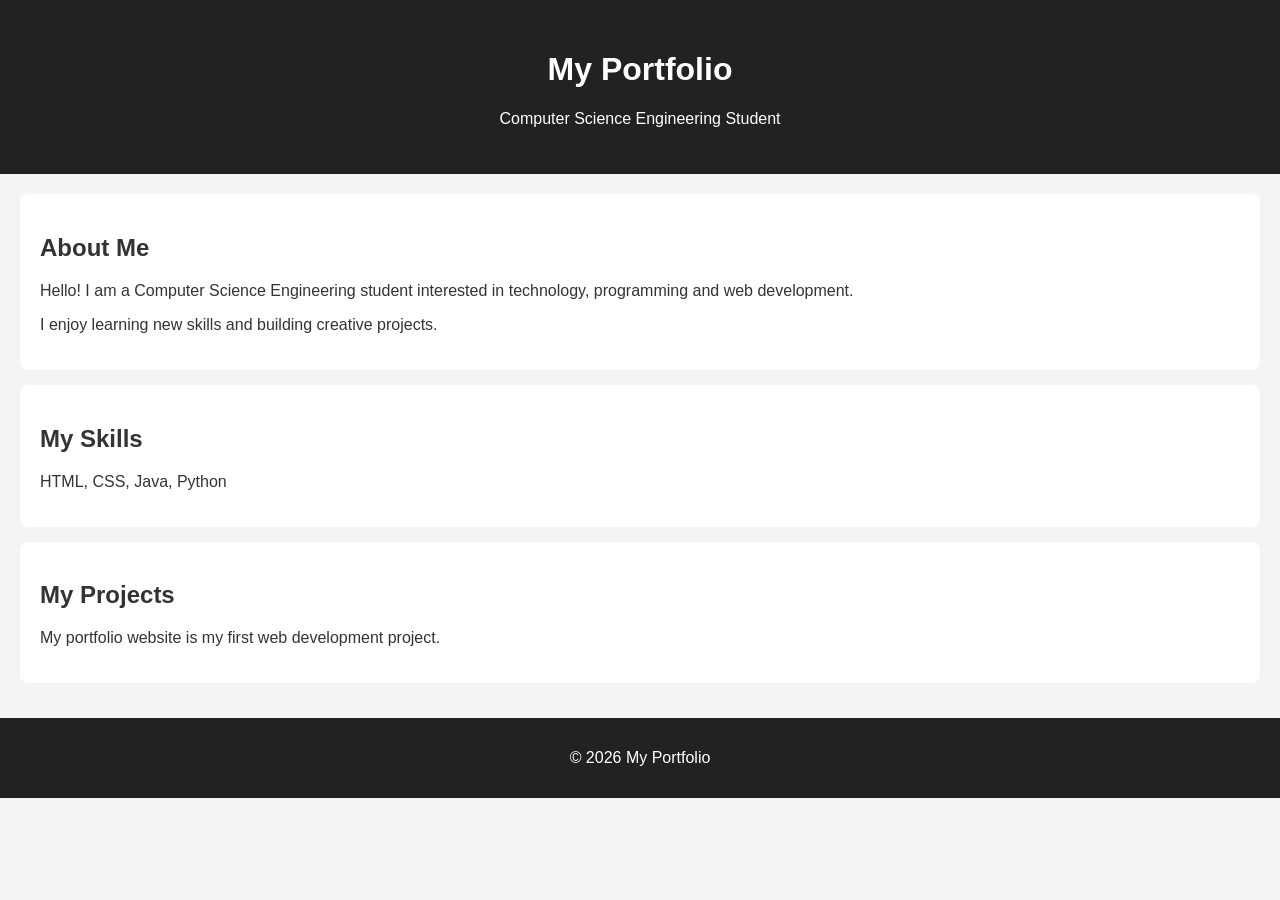
<file: Module-1/P2-Initial-Commit/index.html>
<!DOCTYPE html>
<html lang="en">
<head>
    <meta charset="UTF-8">
    <meta name="viewport" content="width=device-width, initial-scale=1.0">
    <title>My Portfolio</title>
    <link rel="stylesheet" href="style.css">
</head>
<body>

    <header>
        <h1>My Portfolio</h1>
        <p>Computer Science Engineering Student</p>
    </header>
    
    <main>
        <section>
            <h2>About Me</h2>
            <p>Hello! I am a Computer Science Engineering student 
                interested in technology, programming and web development.
            </p>
            <p>
                I enjoy learning new skills and building creative projects.
            </p>
        </section>
        <section>
            <h2>My Skills</h2>
            <p>HTML, CSS, Java, Python</p>
        </section>
        <section>
            <h2>My Projects</h2>
            <p>My portfolio website is my first web development project.</p>
        </section>
    </main>

    <footer>
        <p>&copy; 2026 My Portfolio</p>
    </footer>
</body>
</html>
</file>
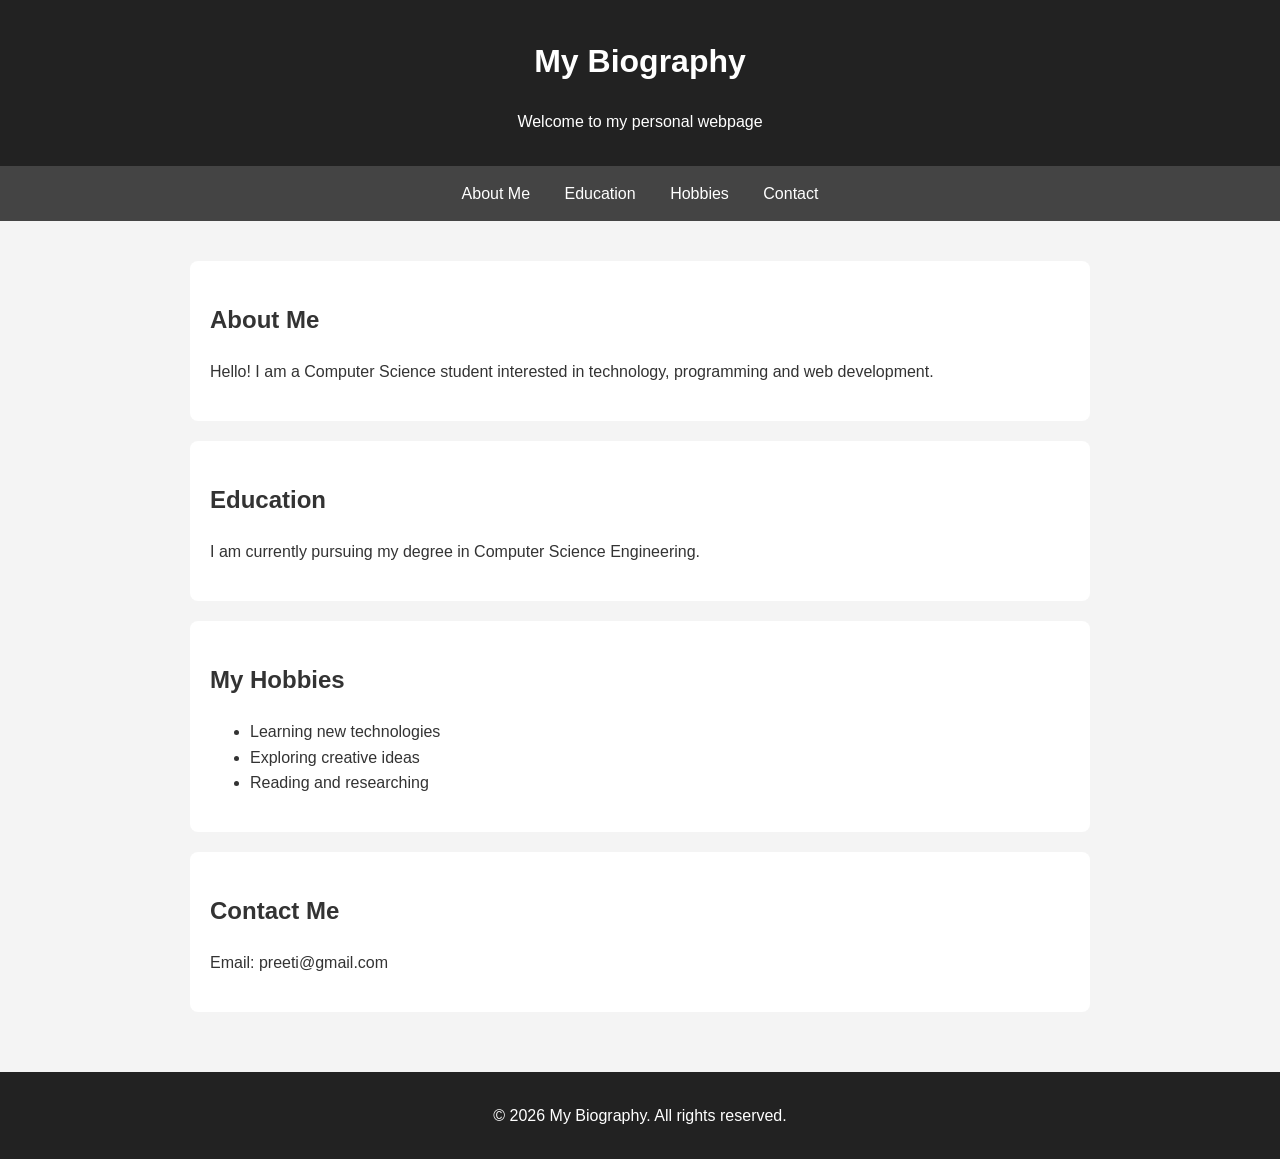
<file: Module-2/P5-Semantic-Bio/index.html>
<!Doctype html>
<html lang="en">
<head>
    <meta charset="UTF-8">
    <meta name="viewport" content="width=device-width, initial-scale=1.0">
    <title>My Biography</title>
    <link rel="stylesheet" href="style.css">
</head>
<body>
    <header>
        <h1>My Biography</h1>
        <p>Welcome to my personal webpage</p>
    </header>
    <nav>
        <a href="#about">About Me</a>
        <a href="#education">Education</a>
        <a href="#hobbies">Hobbies</a>
        <a href="#contact">Contact</a>
    </nav>
    <main>
        <section id="about">
            <h2>About Me</h2>
            <p>Hello! I am a Computer Science student interested in technology, programming and web development.</p>
        </section>
        <section id="education">
            <h2>Education</h2>
            <p>I am currently pursuing my degree in Computer Science Engineering.</p>
        </section>
        <section id="hobbies">
            <h2>My Hobbies</h2>
            <ul>
                <li>Learning new technologies</li>
                <li>Exploring creative ideas</li>
                <li>Reading and researching</li>
            </ul>
        </section>
        <section id="contact">
            <h2>Contact Me</h2>
            <p>Email: preeti@gmail.com</p>
        </section>
    </main>
    <footer>
        <p>&copy; 2026 My Biography. All rights reserved.</p>
    </footer>
</body>
</html>
</file>
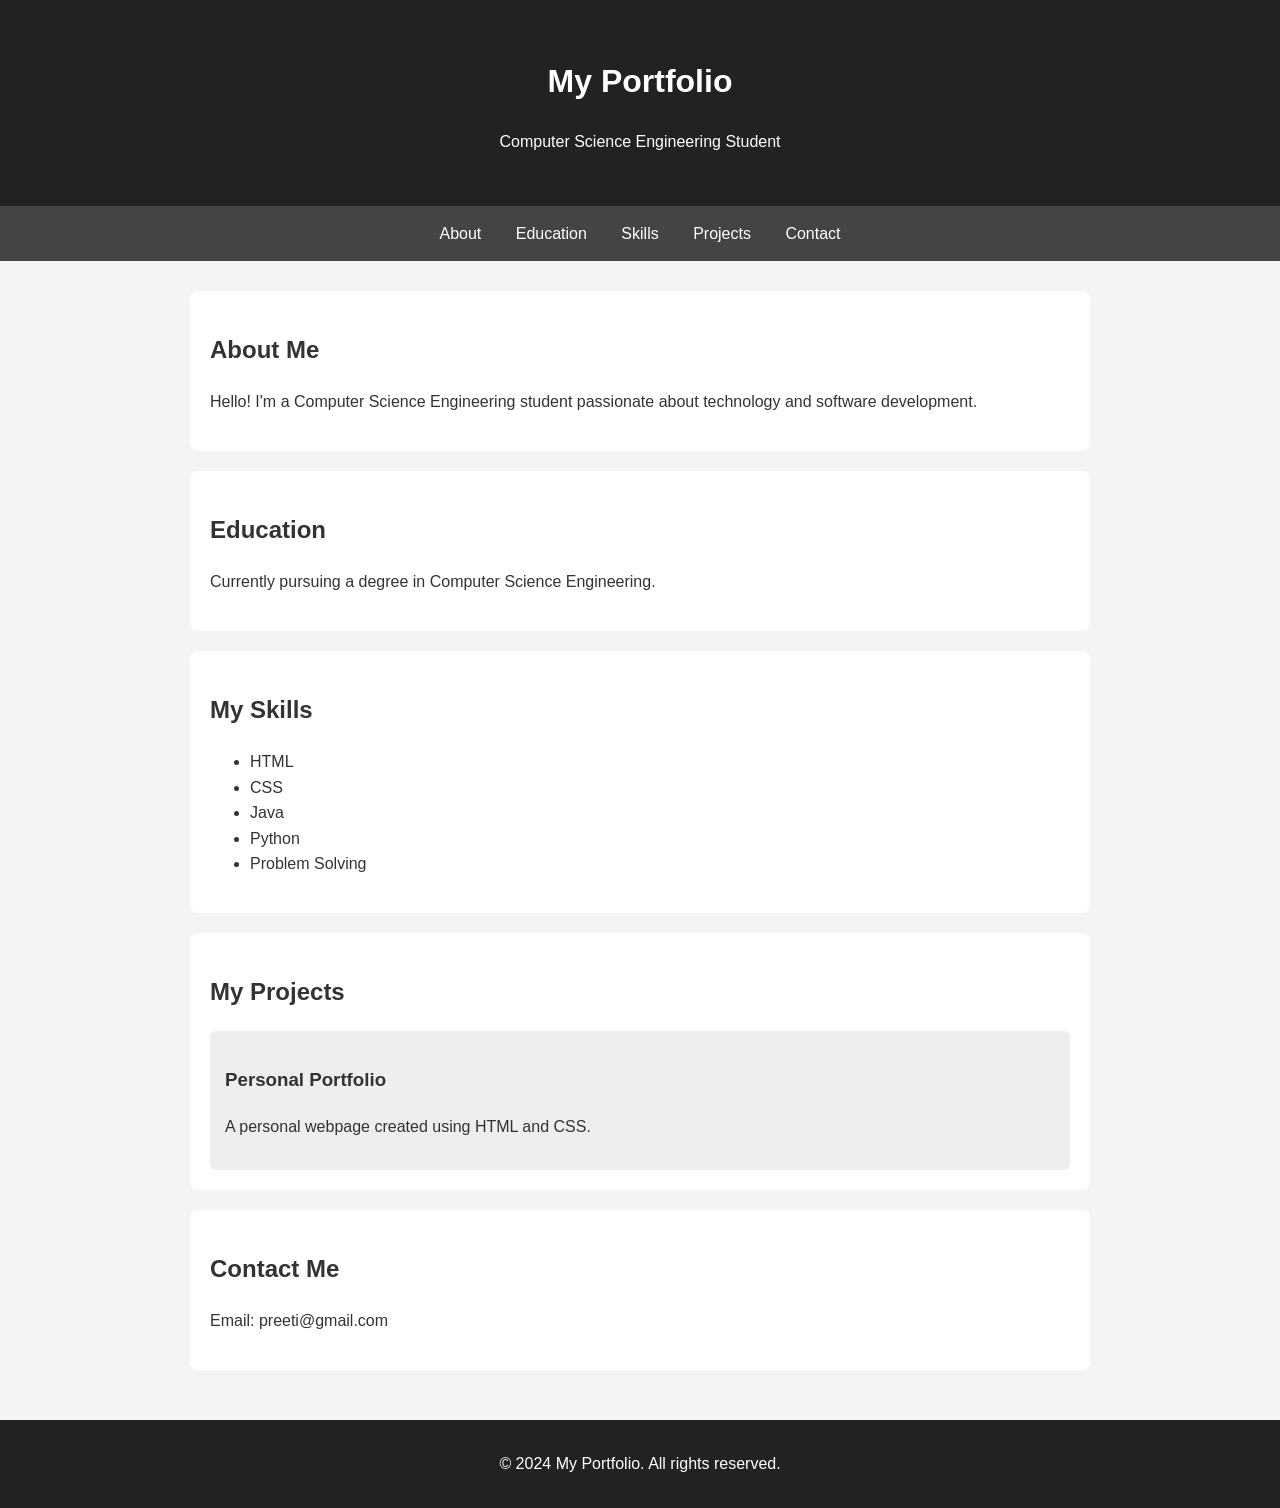
<file: Module-2/P6-Portfolio-HTML/index.html>
<!DOCTYPE html>
<html lang="en">
<head>
    <meta charset="UTF-8">
    <meta name="viewport" content="width=device-width, initial-scale=1.0">
    <title>My Portfolio</title>
    <link rel="stylesheet" href="style.css">
</head>
<body>
    <header>
        <h1>My Portfolio</h1>
        <p>Computer Science Engineering Student</p>
    </header>
    <nav>
        <a href="#about">About</a>
        <a href="#education">Education</a>
        <a href="#skills">Skills</a>
        <a href="#projects">Projects</a>
        <a href="#contact">Contact</a>
    </nav>
    <main>
        <section id="about">
            <h2>About Me</h2>
            <p>Hello! I'm a Computer Science Engineering student passionate about technology and software development.</p>
        </section>
        <section id="education">
            <h2>Education</h2>
            <p>Currently pursuing a degree in Computer Science Engineering.</p>
        </section>
        <section id="skills">
            <h2>My Skills</h2>
            <ul>
                <li>HTML</li>
                <li>CSS</li>
                <li>Java</li>
                <li>Python</li>
                <li>Problem Solving</li>
                </ul>
        </section>
        <section id="projects">
            <h2>My Projects</h2>
            <article>
                <h3>Personal Portfolio</h3>
                <p>A personal webpage created using HTML and CSS.</p>
            </article>
        </section>
        <section id="contact">
            <h2>Contact Me</h2>
            <p>Email: preeti@gmail.com</p>
        </section>
    </main>
    <footer>
        <p>&copy; 2024 My Portfolio. All rights reserved.</p>
    </footer>
</body>
</html>
</file>
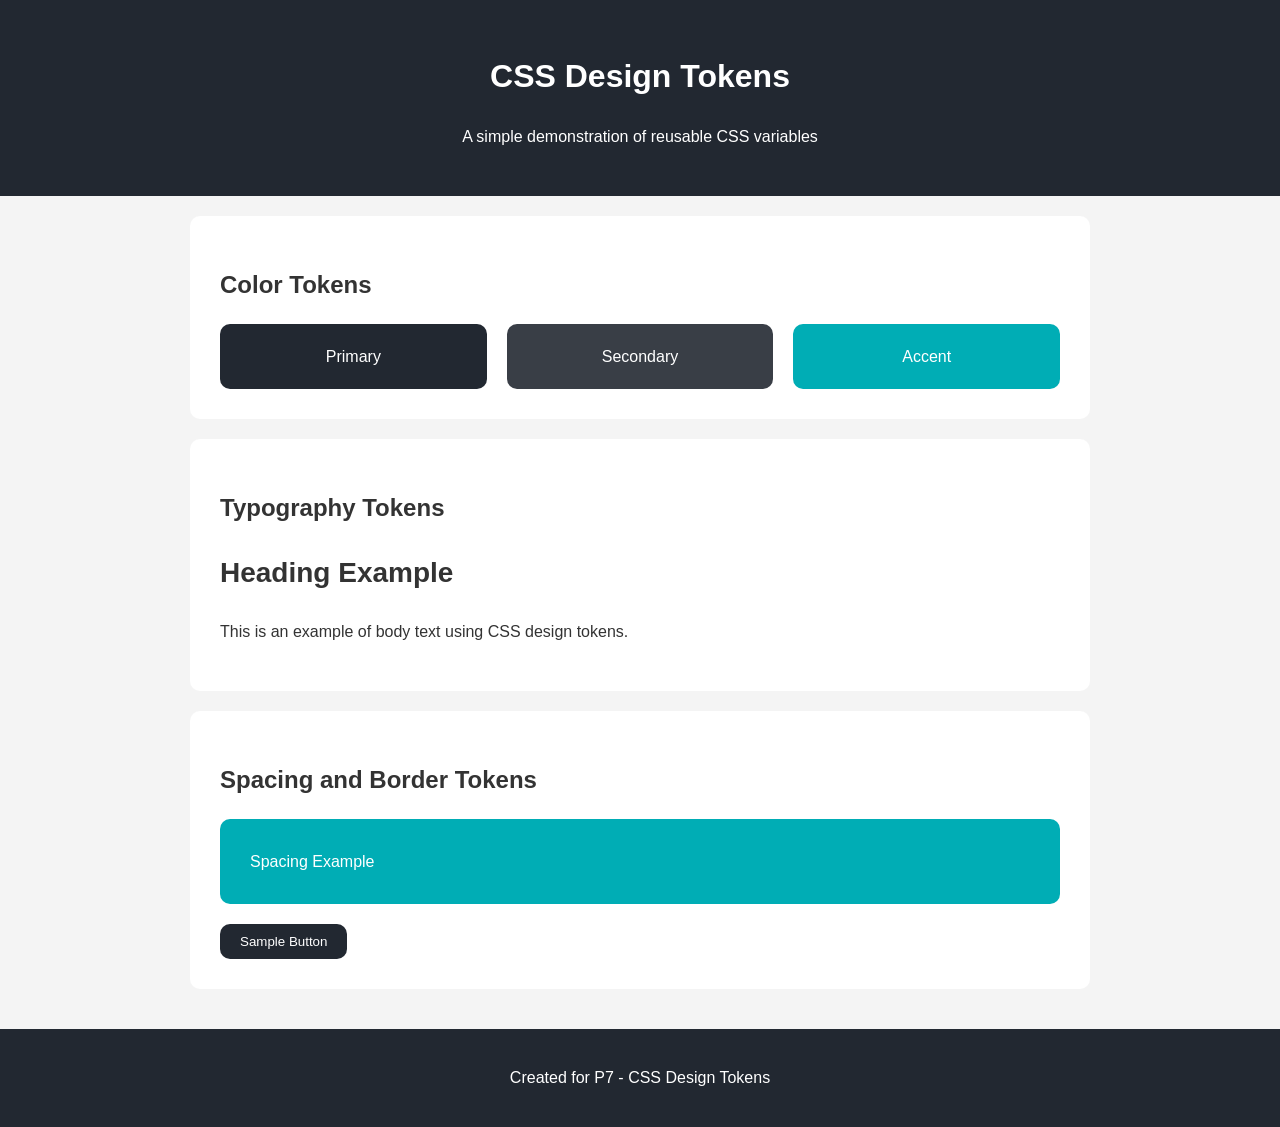
<file: Module-2/P7-Design-Tokens/index.html>
<!DOCTYPE html>
<html lang="en">

<head>
    <meta charset="UTF-8">
    <meta name="viewport" content="width=device-width, initial-scale=1.0">
    <title>CSS Design Tokens</title>
    <link rel="stylesheet" href="style.css">
</head>

<body>

    <header>
        <h1>CSS Design Tokens</h1>
        <p>A simple demonstration of reusable CSS variables</p>
    </header>

    <main>

        <section class="card">
            <h2>Color Tokens</h2>
            <div class="color-boxes">
                <div class="color primary">Primary</div>
                <div class="color secondary">Secondary</div>
                <div class="color accent">Accent</div>
            </div>
        </section>

        <section class="card">
            <h2>Typography Tokens</h2>
            <h1 class="heading">Heading Example</h1>
            <p class="text">This is an example of body text using CSS design tokens.</p>
        </section>

        <section class="card">
            <h2>Spacing and Border Tokens</h2>
            <div class="spacing-box">Spacing Example</div>
            <button>Sample Button</button>
        </section>

    </main>

    <footer>
        <p>Created for P7 - CSS Design Tokens</p>
    </footer>

</body>
</html>
</file>
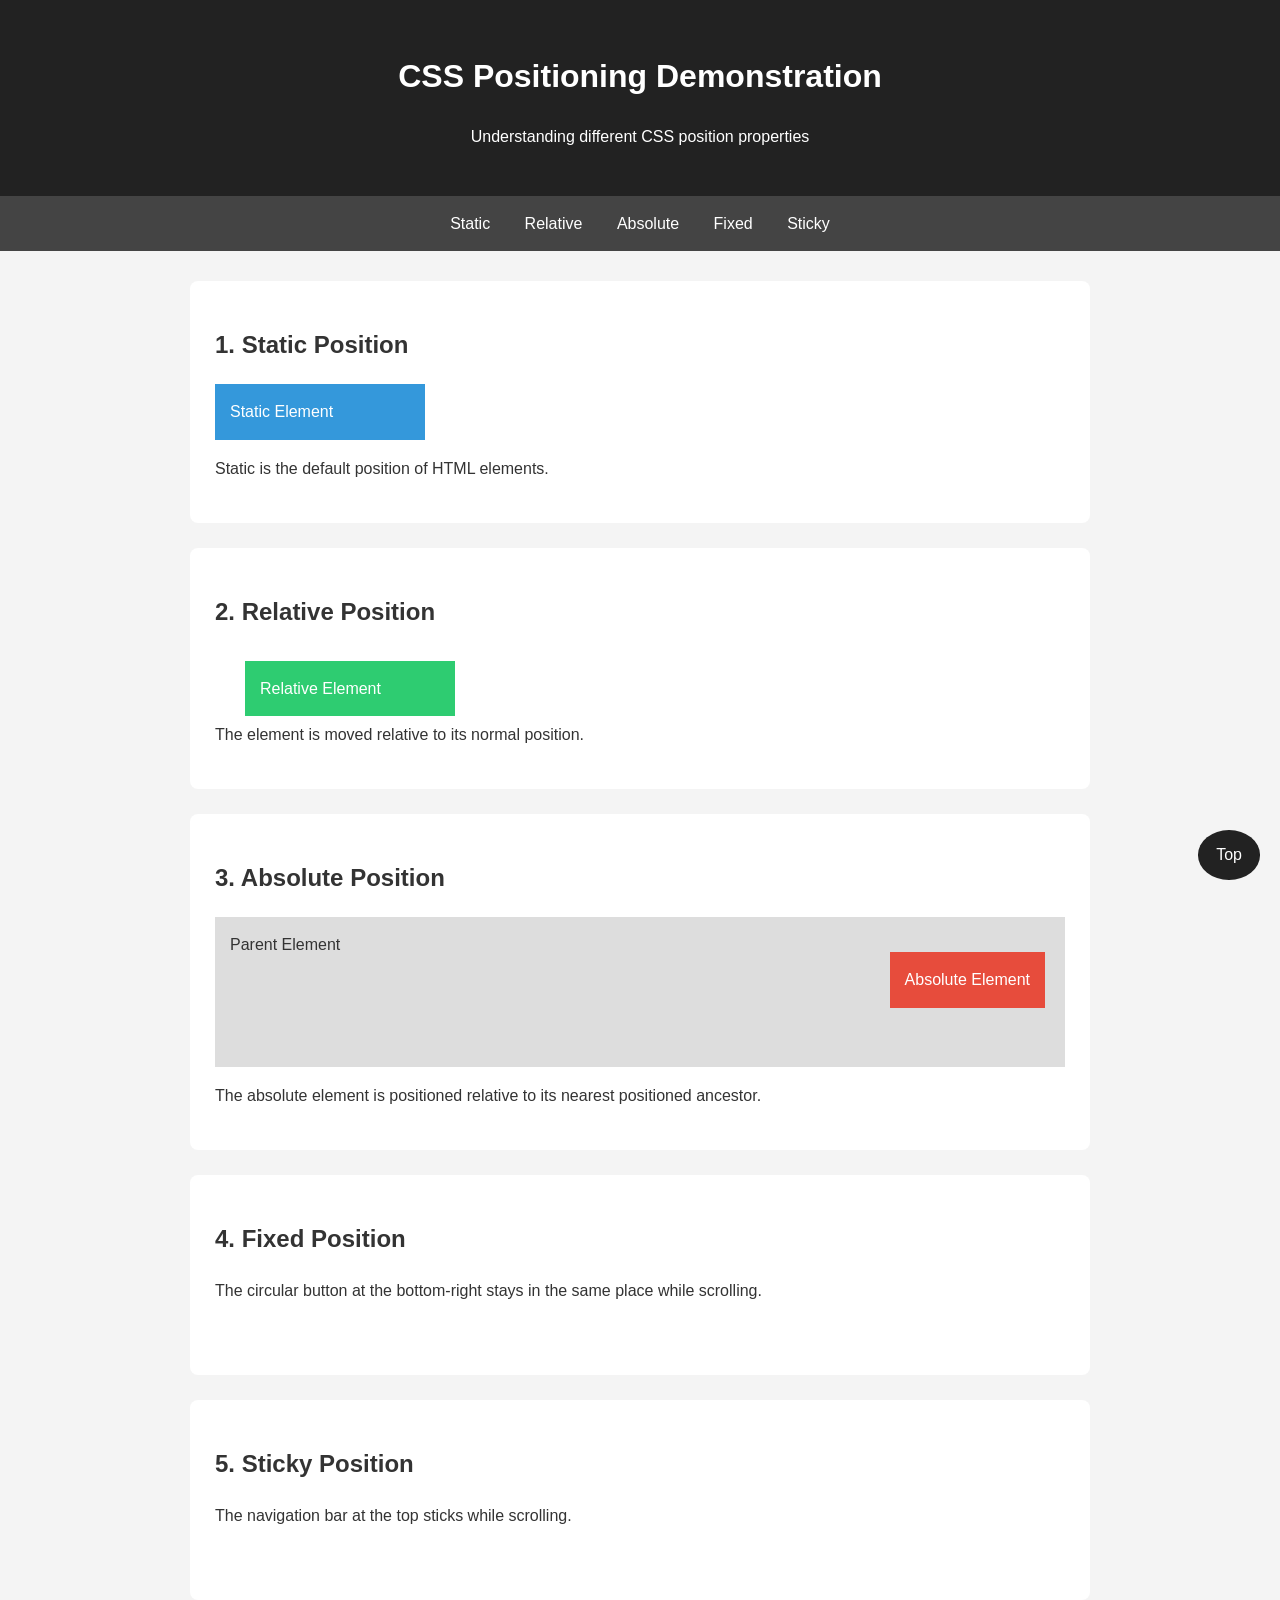
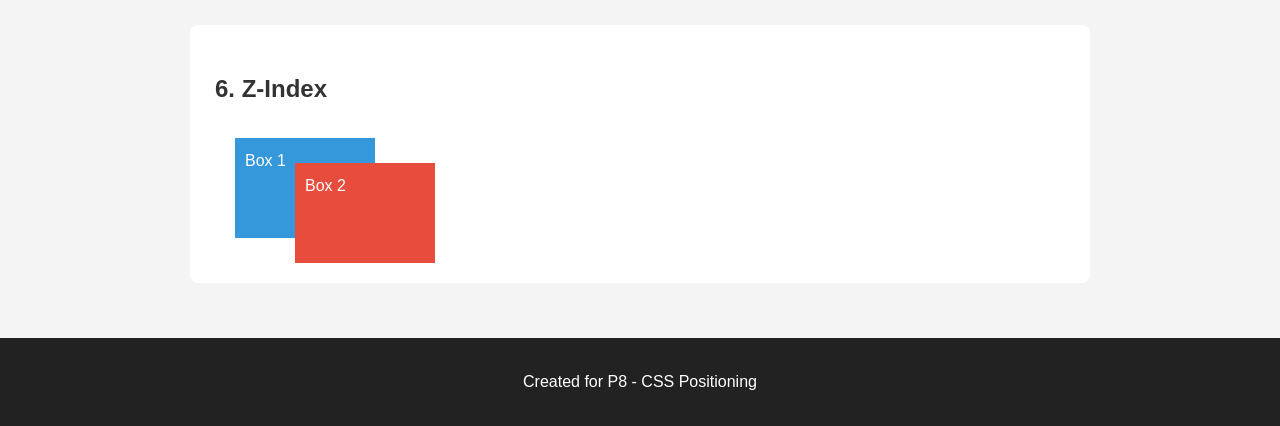
<file: Module-2/P8-CSS-Positioning/index.html>
<!DOCTYPE html>
<html lang="en">

<head>
    <meta charset="UTF-8">
    <meta name="viewport" content="width=device-width, initial-scale=1.0">
    <title>CSS Positioning</title>
    <link rel="stylesheet" href="style.css">
</head>

<body>

    <header>
        <h1>CSS Positioning Demonstration</h1>
        <p>Understanding different CSS position properties</p>
    </header>

    <nav>
        <a href="#static">Static</a>
        <a href="#relative">Relative</a>
        <a href="#absolute">Absolute</a>
        <a href="#fixed">Fixed</a>
        <a href="#sticky">Sticky</a>
    </nav>

    <main>

        <section id="static">
            <h2>1. Static Position</h2>
            <div class="static-box">Static Element</div>
            <p>Static is the default position of HTML elements.</p>
        </section>

        <section id="relative">
            <h2>2. Relative Position</h2>
            <div class="relative-box">Relative Element</div>
            <p>The element is moved relative to its normal position.</p>
        </section>

        <section id="absolute">
            <h2>3. Absolute Position</h2>
            <div class="parent-box">
                Parent Element
                <div class="absolute-box">Absolute Element</div>
            </div>
            <p>The absolute element is positioned relative to its nearest positioned ancestor.</p>
        </section>

        <section id="fixed">
            <h2>4. Fixed Position</h2>
            <p>The circular button at the bottom-right stays in the same place while scrolling.</p>
        </section>

        <section id="sticky">
            <h2>5. Sticky Position</h2>
            <p>The navigation bar at the top sticks while scrolling.</p>
        </section>

        <section>
            <h2>6. Z-Index</h2>
            <div class="z-container">
                <div class="z-box box-one">Box 1</div>
                <div class="z-box box-two">Box 2</div>
            </div>
        </section>

    </main>

    <a href="#" class="fixed-button">Top</a>

    <footer>
        <p>Created for P8 - CSS Positioning</p>
    </footer>

</body>
</html>
</file>
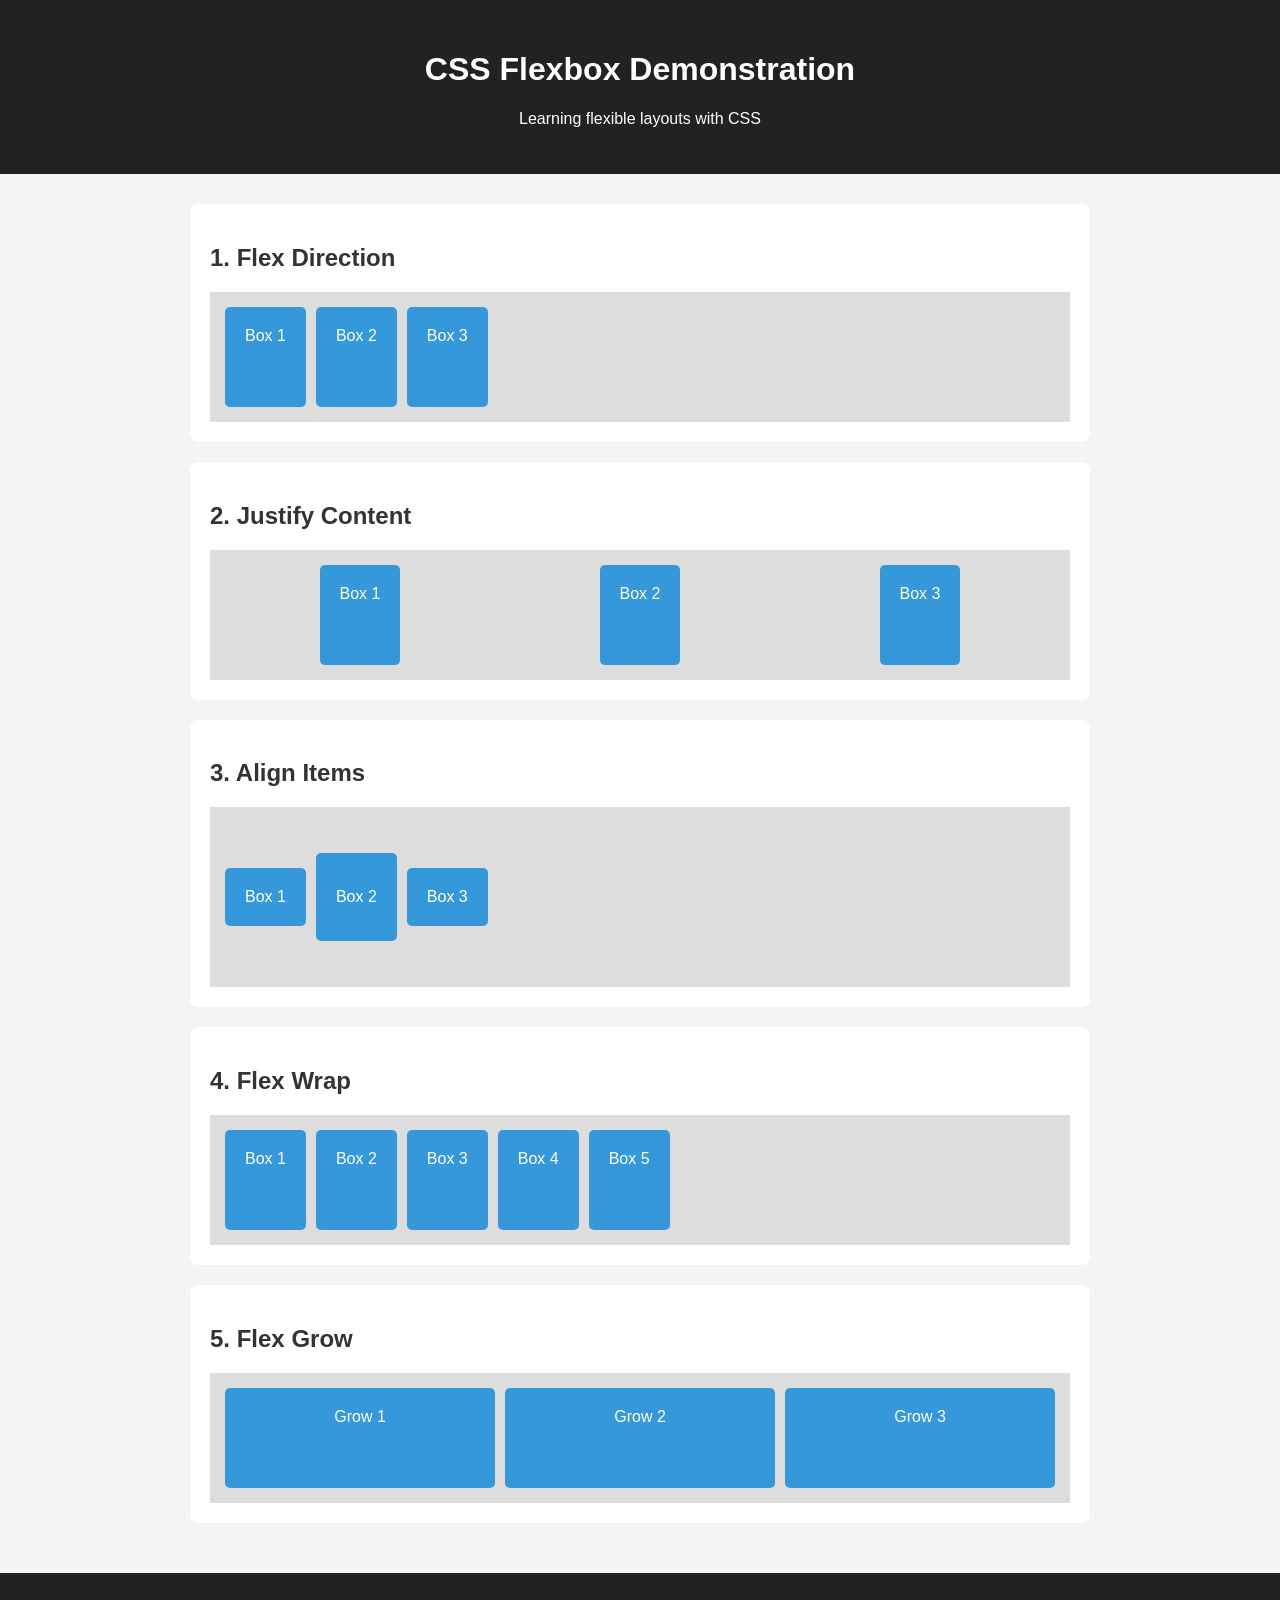
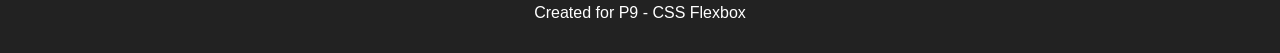
<file: Module-2/P9-Flexbox/index.html>
<!DOCTYPE html>
<html lang="en">
<head>
    <meta charset="UTF-8">
    <meta name="viewport" content="width=device-width, initial-scale=1.0">
    <title>CSS Flexbox</title>
    <link rel="stylesheet" href="style.css">
</head>
<body>

    <header>
        <h1>CSS Flexbox Demonstration</h1>
        <p>Learning flexible layouts with CSS</p>
    </header>

    <main>
        <section>
            <h2>1. Flex Direction</h2>
            <div class="container direction">
                <div class="box">Box 1</div>
                <div class="box">Box 2</div>
                <div class="box">Box 3</div>
            </div>
        </section>

        <section>
            <h2>2. Justify Content</h2>
            <div class="container justify">
                <div class="box">Box 1</div>
                <div class="box">Box 2</div>
                <div class="box">Box 3</div>
            </div>
        </section>

        <section>
            <h2>3. Align Items</h2>
            <div class="container align">
                <div class="box">Box 1</div>
                <div class="box tall">Box 2</div>
                <div class="box">Box 3</div>
            </div>
        </section>

        <section>
            <h2>4. Flex Wrap</h2>
            <div class="container wrap">
                <div class="box">Box 1</div>
                <div class="box">Box 2</div>
                <div class="box">Box 3</div>
                <div class="box">Box 4</div>
                <div class="box">Box 5</div>
            </div>
        </section>

        <section>
            <h2>5. Flex Grow</h2>
            <div class="container grow">
                <div class="box">Grow 1</div>
                <div class="box">Grow 2</div>
                <div class="box">Grow 3</div>
            </div>
        </section>
    </main>

    <footer>
        <p>Created for P9 - CSS Flexbox</p>
    </footer>

</body>
</html>
</file>
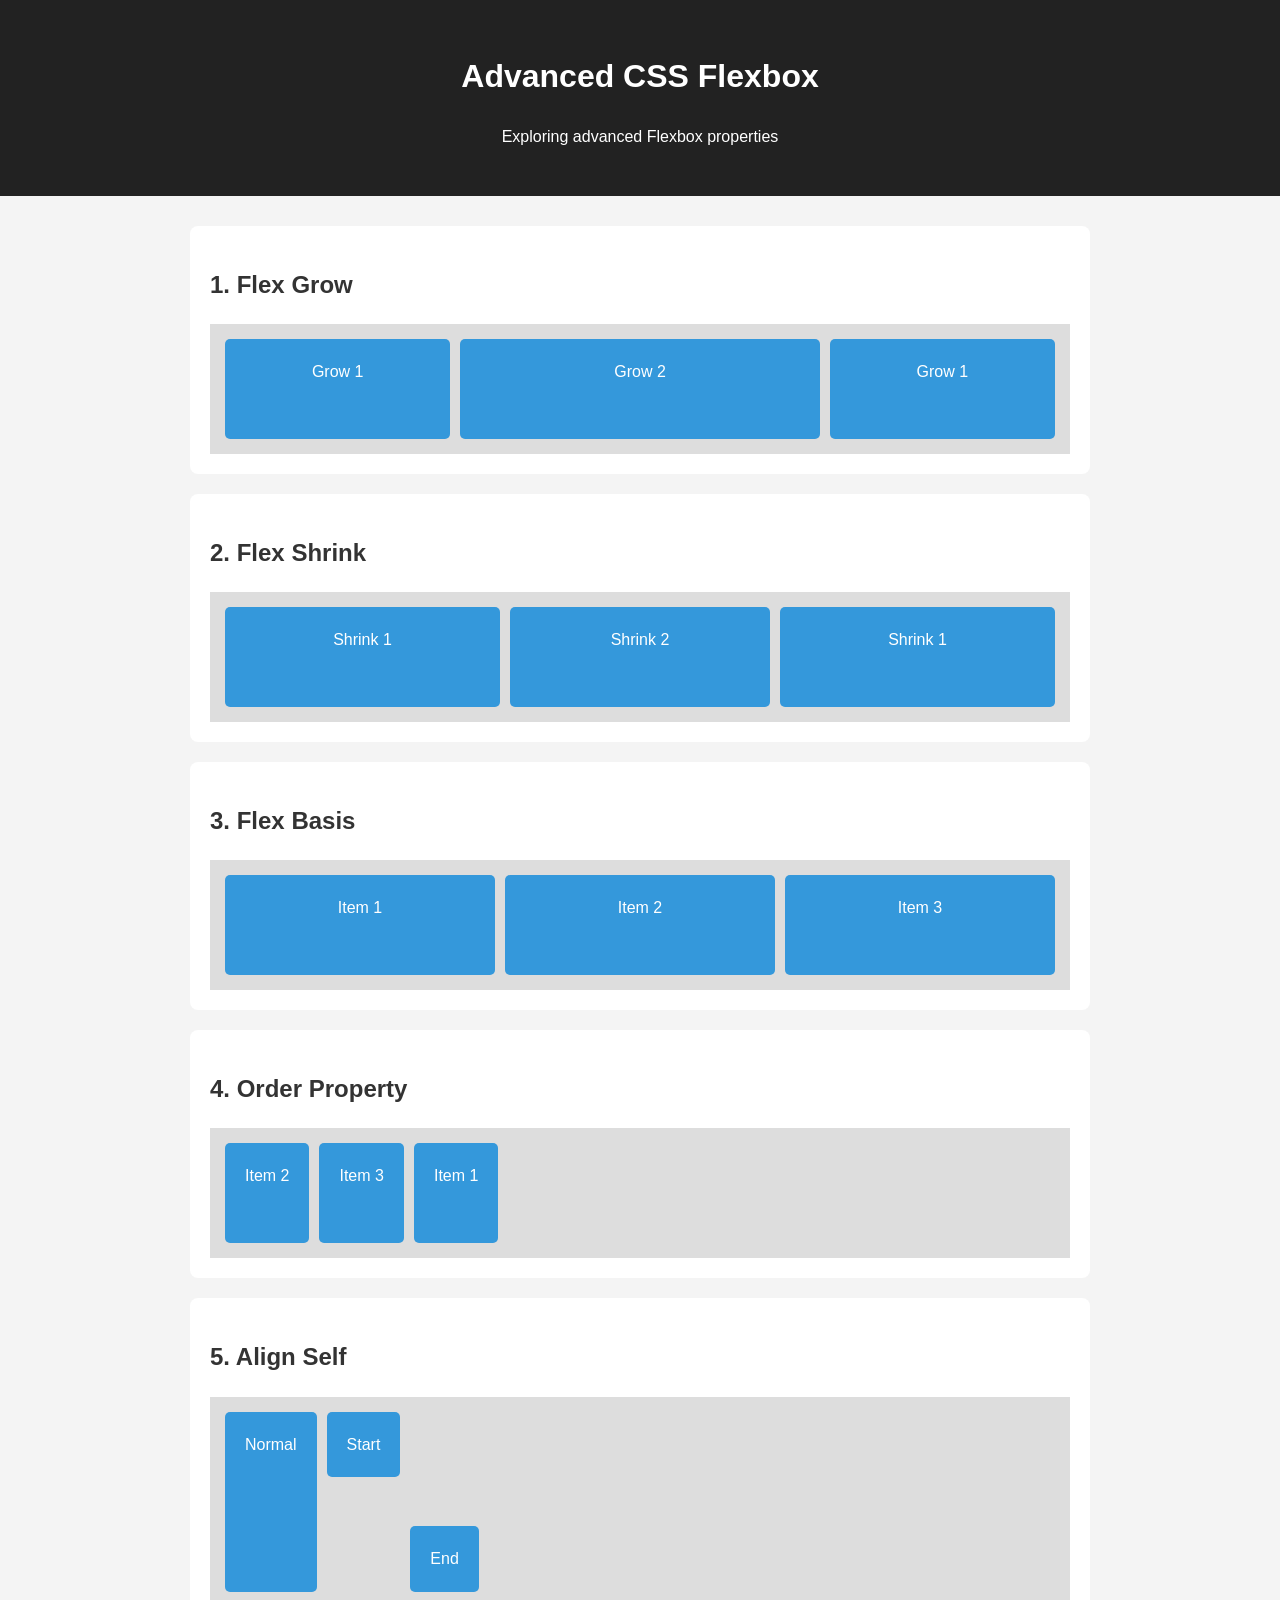
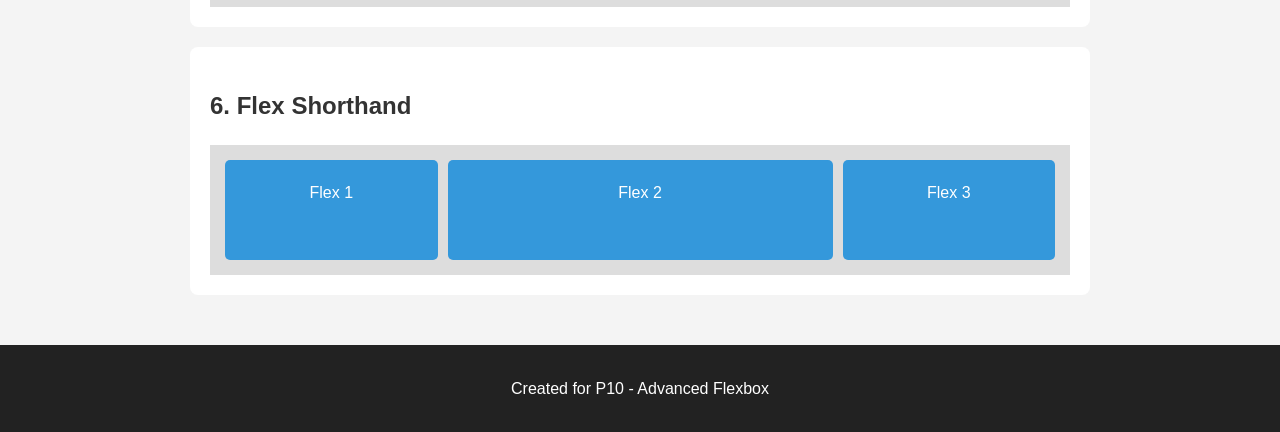
<file: Module-3/P10-Advanced-Flexbox/index.html>
<!DOCTYPE html>
<html lang="en">

<head>
    <meta charset="UTF-8">
    <meta name="viewport" content="width=device-width, initial-scale=1.0">
    <title>Advanced Flexbox</title>
    <link rel="stylesheet" href="style.css">
</head>

<body>

    <header>
        <h1>Advanced CSS Flexbox</h1>
        <p>Exploring advanced Flexbox properties</p>
    </header>

    <main>

        <section>
            <h2>1. Flex Grow</h2>
            <div class="container grow">
                <div class="box grow-one">Grow 1</div>
                <div class="box grow-two">Grow 2</div>
                <div class="box grow-one">Grow 1</div>
            </div>
        </section>

        <section>
            <h2>2. Flex Shrink</h2>
            <div class="container shrink">
                <div class="box shrink-one">Shrink 1</div>
                <div class="box shrink-two">Shrink 2</div>
                <div class="box shrink-one">Shrink 1</div>
            </div>
        </section>

        <section>
            <h2>3. Flex Basis</h2>
            <div class="container basis">
                <div class="box">Item 1</div>
                <div class="box">Item 2</div>
                <div class="box">Item 3</div>
            </div>
        </section>

        <section>
            <h2>4. Order Property</h2>
            <div class="container order">
                <div class="box order-three">Item 1</div>
                <div class="box order-one">Item 2</div>
                <div class="box order-two">Item 3</div>
            </div>
        </section>

        <section>
            <h2>5. Align Self</h2>
            <div class="container align">
                <div class="box">Normal</div>
                <div class="box self-start">Start</div>
                <div class="box self-end">End</div>
            </div>
        </section>

        <section>
            <h2>6. Flex Shorthand</h2>
            <div class="container shorthand">
                <div class="box">Flex 1</div>
                <div class="box">Flex 2</div>
                <div class="box">Flex 3</div>
            </div>
        </section>

    </main>

    <footer>
        <p>Created for P10 - Advanced Flexbox</p>
    </footer>

</body>
</html>
</file>
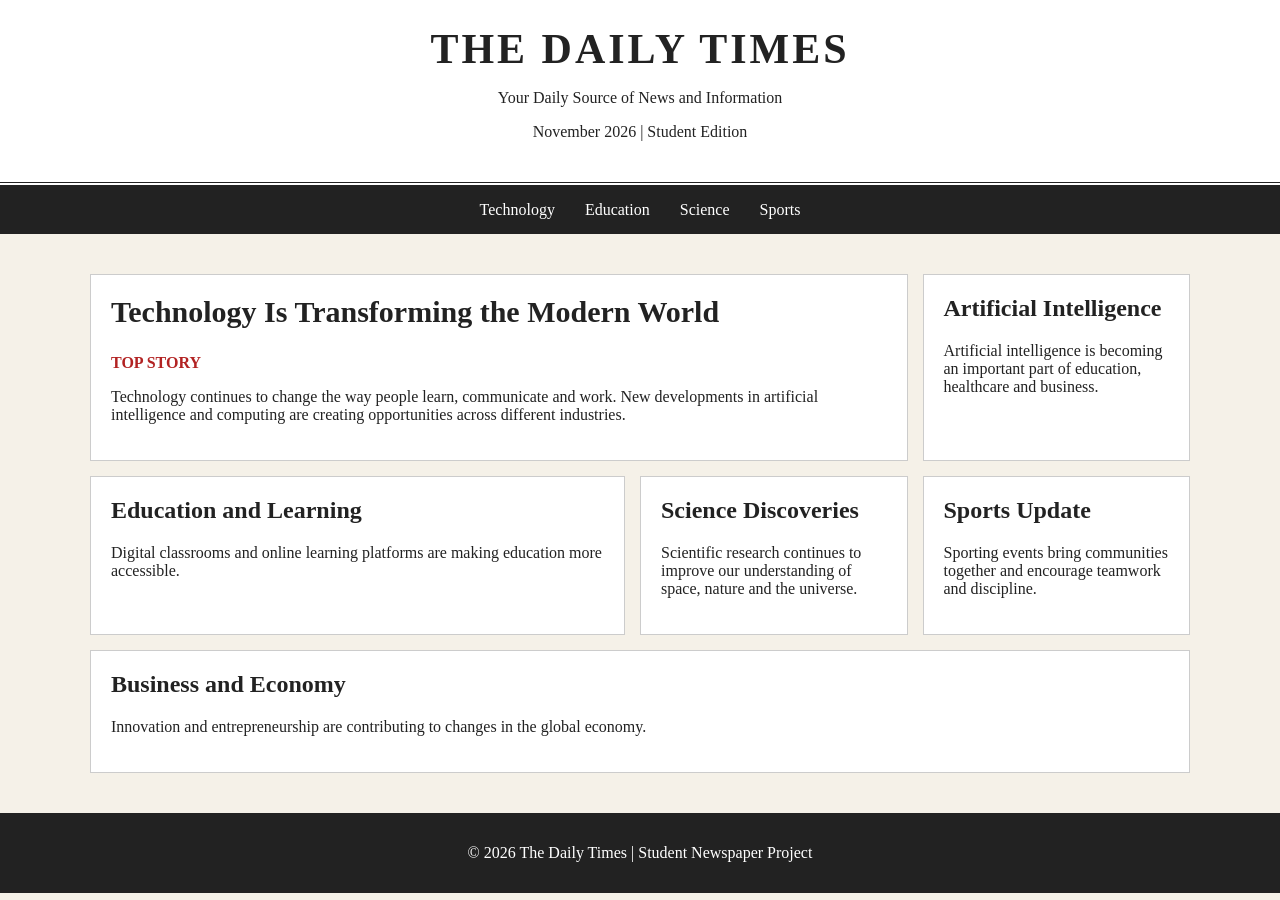
<file: Module-3/P11-CSS-Grid-Newspaper/index.html>
<!DOCTYPE html>
<html lang="en">

<head>
    <meta charset="UTF-8">
    <meta name="viewport" content="width=device-width, initial-scale=1.0">
    <title>Daily News - Newspaper Layout</title>
    <link rel="stylesheet" href="style.css">
</head>

<body>

    <header class="masthead">
        <h1>THE DAILY TIMES</h1>
        <p>Your Daily Source of News and Information</p>
        <p>November 2026 | Student Edition</p>
    </header>

    <nav>
        <a href="#technology">Technology</a>
        <a href="#education">Education</a>
        <a href="#science">Science</a>
        <a href="#sports">Sports</a>
    </nav>

    <main class="newspaper-grid">

        <article class="headline">
            <h2>Technology Is Transforming the Modern World</h2>
            <p class="category">TOP STORY</p>
            <p>
                Technology continues to change the way people learn,
                communicate and work. New developments in artificial
                intelligence and computing are creating opportunities
                across different industries.
            </p>
        </article>

        <article class="technology" id="technology">
            <h2>Artificial Intelligence</h2>
            <p>
                Artificial intelligence is becoming an important part
                of education, healthcare and business.
            </p>
        </article>

        <article class="education" id="education">
            <h2>Education and Learning</h2>
            <p>
                Digital classrooms and online learning platforms
                are making education more accessible.
            </p>
        </article>

        <article class="science" id="science">
            <h2>Science Discoveries</h2>
            <p>
                Scientific research continues to improve our
                understanding of space, nature and the universe.
            </p>
        </article>

        <article class="sports" id="sports">
            <h2>Sports Update</h2>
            <p>
                Sporting events bring communities together and
                encourage teamwork and discipline.
            </p>
        </article>

        <article class="extra">
            <h2>Business and Economy</h2>
            <p>
                Innovation and entrepreneurship are contributing
                to changes in the global economy.
            </p>
        </article>

    </main>

    <footer>
        <p>© 2026 The Daily Times | Student Newspaper Project</p>
    </footer>

</body>
</html>
</file>
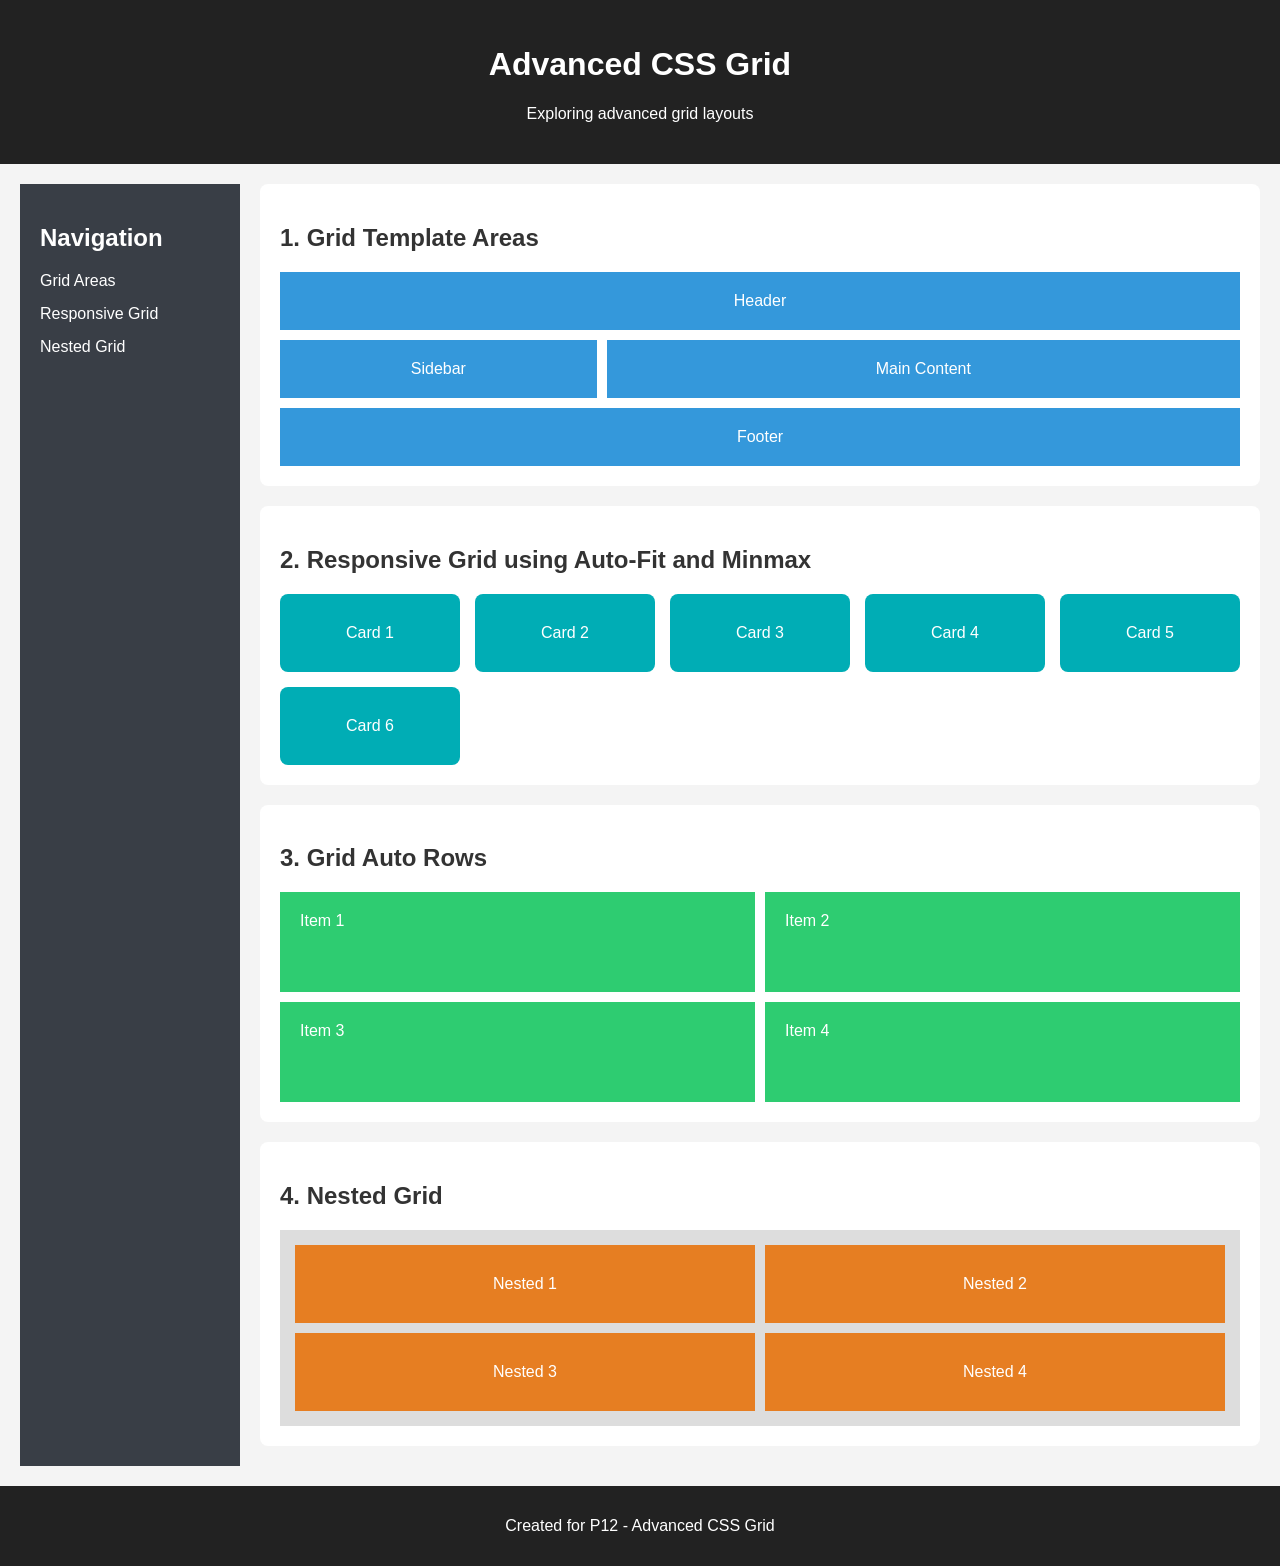
<file: Module-3/P12-Advanced-Grid/index.html>
<!DOCTYPE html>
<html lang="en">

<head>
    <meta charset="UTF-8">
    <meta name="viewport" content="width=device-width, initial-scale=1.0">
    <title>Advanced CSS Grid</title>
    <link rel="stylesheet" href="style.css">
</head>

<body>

    <header class="header">
        <h1>Advanced CSS Grid</h1>
        <p>Exploring advanced grid layouts</p>
    </header>

    <div class="layout">

        <nav class="sidebar">
            <h2>Navigation</h2>
            <a href="#areas">Grid Areas</a>
            <a href="#cards">Responsive Grid</a>
            <a href="#nested">Nested Grid</a>
        </nav>

        <main class="content">

            <section id="areas">
                <h2>1. Grid Template Areas</h2>
                <div class="area-grid">
                    <div class="area-header">Header</div>
                    <div class="area-sidebar">Sidebar</div>
                    <div class="area-main">Main Content</div>
                    <div class="area-footer">Footer</div>
                </div>
            </section>

            <section id="cards">
                <h2>2. Responsive Grid using Auto-Fit and Minmax</h2>
                <div class="card-grid">
                    <div class="card">Card 1</div>
                    <div class="card">Card 2</div>
                    <div class="card">Card 3</div>
                    <div class="card">Card 4</div>
                    <div class="card">Card 5</div>
                    <div class="card">Card 6</div>
                </div>
            </section>

            <section>
                <h2>3. Grid Auto Rows</h2>
                <div class="auto-grid">
                    <div>Item 1</div>
                    <div>Item 2</div>
                    <div>Item 3</div>
                    <div>Item 4</div>
                </div>
            </section>

            <section id="nested">
                <h2>4. Nested Grid</h2>
                <div class="nested-grid">
                    <div class="nested-card">Nested 1</div>
                    <div class="nested-card">Nested 2</div>
                    <div class="nested-card">Nested 3</div>
                    <div class="nested-card">Nested 4</div>
                </div>
            </section>

        </main>

    </div>

    <footer class="footer">
        <p>Created for P12 - Advanced CSS Grid</p>
    </footer>

</body>
</html>
</file>
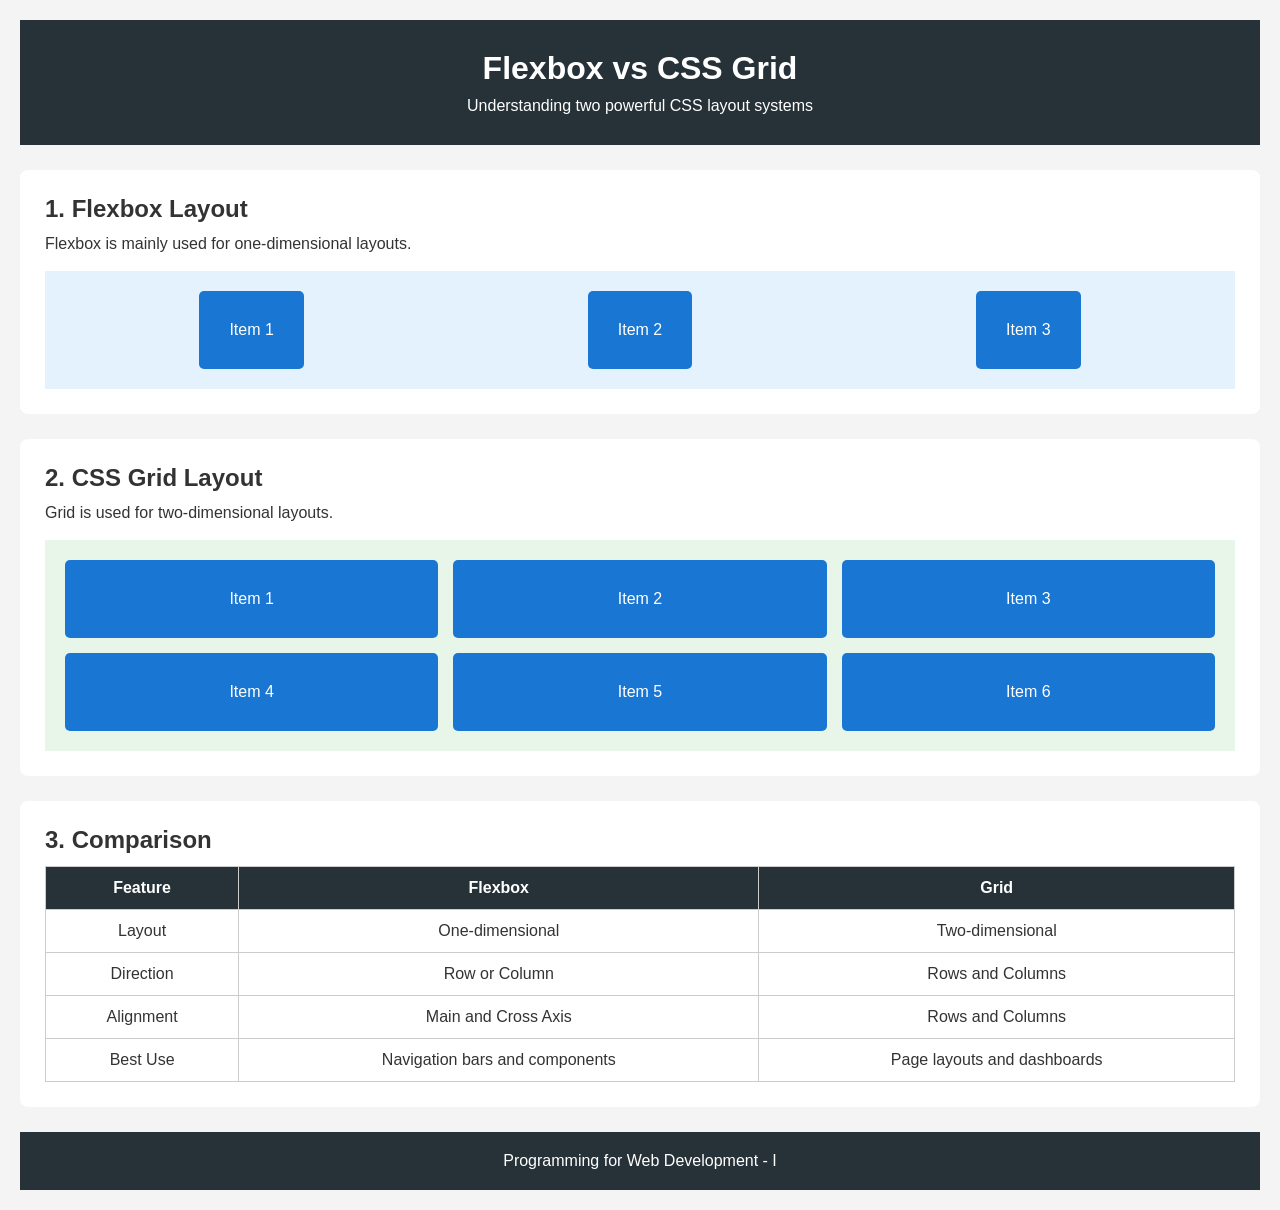
<file: Module-3/P13-Flexbox-vs-Grid/index.html>
<!DOCTYPE html>
<html lang="en">
<head>
    <meta charset="UTF-8">
    <meta name="viewport" content="width=device-width, initial-scale=1.0">
    <title>Flexbox vs Grid</title>
    <link rel="stylesheet" href="style.css">
</head>
<body>

    <header>
        <h1>Flexbox vs CSS Grid</h1>
        <p>Understanding two powerful CSS layout systems</p>
    </header>

    <main>
        <section>
            <h2>1. Flexbox Layout</h2>
            <p>Flexbox is mainly used for one-dimensional layouts.</p>

            <div class="flex-container">
                <div class="card">Item 1</div>
                <div class="card">Item 2</div>
                <div class="card">Item 3</div>
            </div>
        </section>

        <section>
            <h2>2. CSS Grid Layout</h2>
            <p>Grid is used for two-dimensional layouts.</p>

            <div class="grid-container">
                <div class="card">Item 1</div>
                <div class="card">Item 2</div>
                <div class="card">Item 3</div>
                <div class="card">Item 4</div>
                <div class="card">Item 5</div>
                <div class="card">Item 6</div>
            </div>
        </section>

        <section>
            <h2>3. Comparison</h2>

            <table>
                <tr>
                    <th>Feature</th>
                    <th>Flexbox</th>
                    <th>Grid</th>
                </tr>
                <tr>
                    <td>Layout</td>
                    <td>One-dimensional</td>
                    <td>Two-dimensional</td>
                </tr>
                <tr>
                    <td>Direction</td>
                    <td>Row or Column</td>
                    <td>Rows and Columns</td>
                </tr>
                <tr>
                    <td>Alignment</td>
                    <td>Main and Cross Axis</td>
                    <td>Rows and Columns</td>
                </tr>
                <tr>
                    <td>Best Use</td>
                    <td>Navigation bars and components</td>
                    <td>Page layouts and dashboards</td>
                </tr>
            </table>
        </section>
    </main>

    <footer>
        <p>Programming for Web Development - I</p>
    </footer>

</body>
</html>
</file>
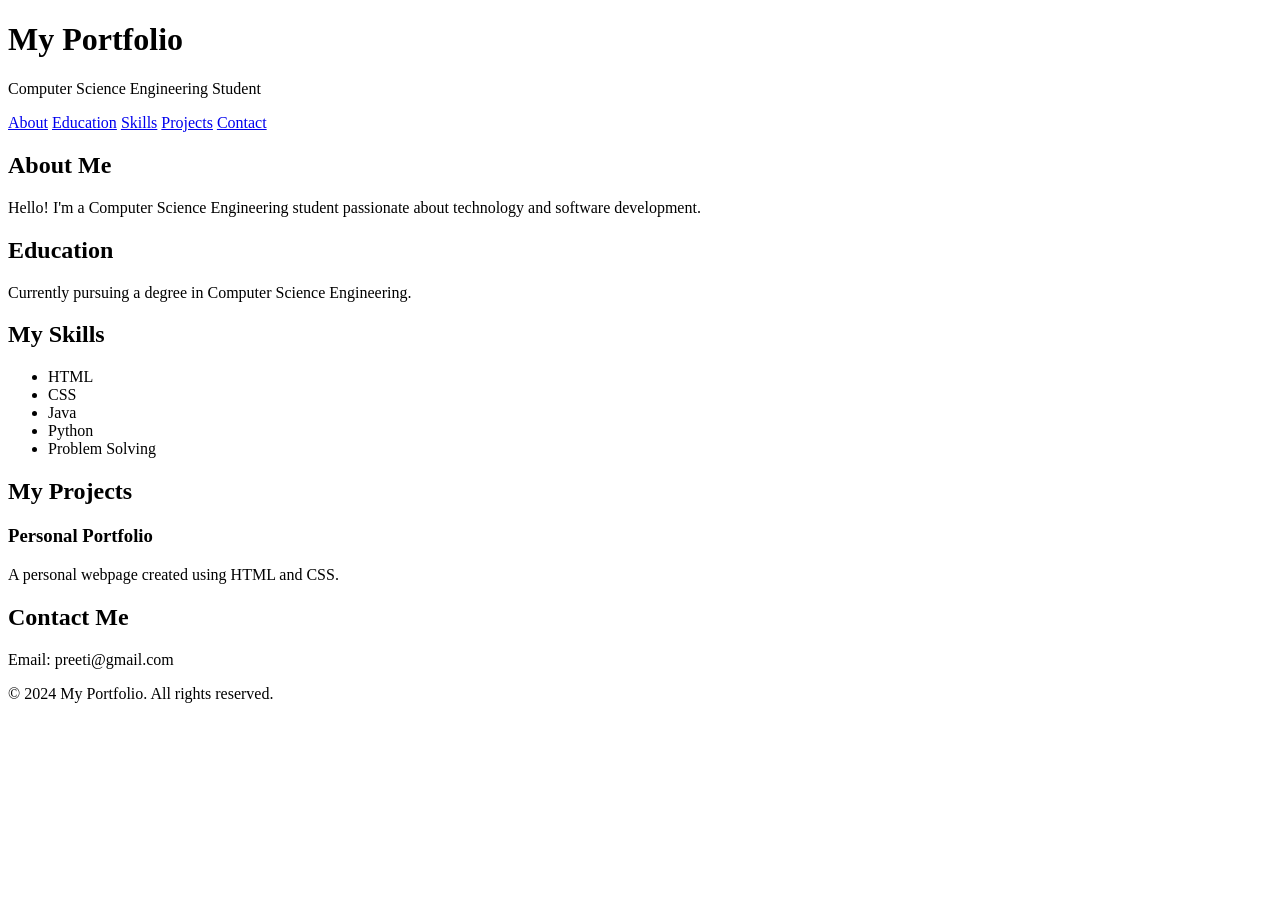
<file: Module-2/P6-Portfolio-HTML/inde.html>
<!DOCTYPE html>
<html lang="en">
<head>
    <meta charset="UTF-8">
    <meta name="viewport" content="width=device-width, initial-scale=1.0">
    <title>My Portfolio</title>
</head>
<body>
    <header>
        <h1>My Portfolio</h1>
        <p>Computer Science Engineering Student</p>
    </header>
    <nav>
        <a href="#about">About</a>
        <a href="#education">Education</a>
        <a href="#skills">Skills</a>
        <a href="#projects">Projects</a>
        <a href="#contact">Contact</a>
    </nav>
    <main>
        <section id="about">
            <h2>About Me</h2>
            <p>Hello! I'm a Computer Science Engineering student passionate about technology and software development.</p>
        </section>
        <section id="education">
            <h2>Education</h2>
            <p>Currently pursuing a degree in Computer Science Engineering.</p>
        </section>
        <section id="skills">
            <h2>My Skills</h2>
            <ul>
                <li>HTML</li>
                <li>CSS</li>
                <li>Java</li>
                <li>Python</li>
                <li>Problem Solving</li>
                </ul>
        </section>
        <section id="projects">
            <h2>My Projects</h2>
            <article>
                <h3>Personal Portfolio</h3>
                <p>A personal webpage created using HTML and CSS.</p>
            </article>
        </section>
        <section id="contact">
            <h2>Contact Me</h2>
            <p>Email: preeti@gmail.com</p>
        </section>
    </main>
    <footer>
        <p>&copy; 2024 My Portfolio. All rights reserved.</p>
    </footer>
</body>
</html>
</file>
<file: Module-1/P2-Initial-Commit/style.css>
body{
    font-family: Arial, Helvetica, sans-serif;
    margin: 0;
    background-color: #f4f4f4;
    color: #333;
}
header{
    background-color: #222;
    color: white;
    text-align: center;
    padding: 30px;
}
main{
    padding: 20px;
}
section{
    background-color: white;
    padding: 20px;
    margin-bottom: 15px;
    border-radius: 8px;
}
footer{
    background-color: #222;
    color: white;
    text-align: center;
    padding: 15px;
}
</file>
<file: Module-2/P5-Semantic-Bio/style.css>
body{
    font-family: Arial, Helvetica, sans-serif;
    margin: 0;
    background-color: #f4f4f4;
    color: #333;
    line-height: 1.6;
}
header{
    background-color: #222;
    color: white;
    text-align: center;
    padding: 15px;
}
nav{
    background-color: #444;
    text-align: center;
    padding: 15px;
}
nav a{
    color: white;
    text-decoration: none;
    margin: 0 15px;
}
nav a:hover{
    text-decoration: underline;
    color: yellow;
}
main{
    max-width: 900px;
    margin: 20px auto;
    padding: 20px;
}
section{
    background-color: white;
    padding: 20px;
    margin-bottom: 20px;
    border-radius: 8px;
}
footer{
    background-color: #222;
    color: white;
    text-align: center;
    padding: 15px;
}
</file>
<file: Module-2/P6-Portfolio-HTML/style.css>
body {
    font-family: Arial, sans-serif;
    margin: 0;
    background-color: #f4f4f4;
    color: #333;
    line-height: 1.6;
}
header {
    background-color: #222;
    color: white;
    text-align: center;
    padding: 35px;
}
nav {
    background-color: #444;
    text-align: center;
    padding: 15px;
}

nav a {
    color: white;
    text-decoration: none;
    margin: 0 15px;
}
nav a:hover {
    text-decoration: underline;
    color: yellow;
}
main {
    max-width: 900px;
    margin: 20px auto;
    padding: 10px;
}
section {
    background-color: white;
    padding: 20px;
    margin-bottom: 20px;
    border-radius: 8px;
}
article {
    background-color: #eee;
    padding: 15px;
    border-radius: 6px;
}
footer {
    background-color: #222;
    color: white;
    text-align: center;
    padding: 15px;
}
</file>
<file: Module-2/P7-Design-Tokens/style.css>
:root {
    /* Color tokens */
    --primary-color: #222831;
    --secondary-color: #393e46;
    --accent-color: #00adb5;
    --background-color: #f4f4f4;
    --text-color: #333333;

    /* Typography tokens */
    --font-family: Arial, sans-serif;
    --heading-size: 28px;
    --body-size: 16px;

    /* Spacing tokens */
    --spacing-small: 10px;
    --spacing-medium: 20px;
    --spacing-large: 30px;

    /* Border tokens */
    --border-radius: 10px;
}
body {
    font-family: var(--font-family);
    background-color: var(--background-color);
    color: var(--text-color);
    margin: 0;
    line-height: 1.6;
}
header {
    background-color: var(--primary-color);
    color: white;
    text-align: center;
    padding: var(--spacing-large);
}
main {
    max-width: 900px;
    margin: auto;
    padding: var(--spacing-medium);
}
.card {
    background-color: white;
    padding: var(--spacing-large);
    margin-bottom: var(--spacing-medium);
    border-radius: var(--border-radius);
}
.color-boxes {
    display: flex;
    gap: var(--spacing-medium);
}
.color {
    padding: var(--spacing-medium);
    color: white;
    border-radius: var(--border-radius);
    text-align: center;
    flex: 1;
}
.primary {
    background-color: var(--primary-color);
}
.secondary {
    background-color: var(--secondary-color);
}
.accent {
    background-color: var(--accent-color);
}
.heading {
    font-size: var(--heading-size);
}
.text {
    font-size: var(--body-size);
}
.spacing-box {
    background-color: var(--accent-color);
    color: white;
    padding: var(--spacing-large);
    margin-bottom: var(--spacing-medium);
    border-radius: var(--border-radius);
}
button {
    background-color: var(--primary-color);
    color: white;
    padding: var(--spacing-small) var(--spacing-medium);
    border: none;
    border-radius: var(--border-radius);
    cursor: pointer;
}
footer {
    background-color: var(--primary-color);
    color: white;
    text-align: center;
    padding: var(--spacing-medium);
}
</file>
<file: Module-2/P8-CSS-Positioning/style.css>
body {
    font-family: Arial, sans-serif;
    margin: 0;
    background-color: #f4f4f4;
    color: #333;
    line-height: 1.6;
}
header {
    background-color: #222;
    color: white;
    text-align: center;
    padding: 30px;
}
nav {
    position: sticky;
    top: 0;
    background-color: #444;
    padding: 15px;
    text-align: center;
    z-index: 10;
}
nav a {
    color: white;
    text-decoration: none;
    margin: 0 15px;
}
main {
    max-width: 900px;
    margin: 20px auto;
    padding: 10px;
}
section {
    background-color: white;
    padding: 25px;
    margin-bottom: 25px;
    border-radius: 8px;
    min-height: 150px;
}
.static-box {
    position: static;
    background-color: #3498db;
    color: white;
    padding: 15px;
    width: 180px;
}
.relative-box {
    position: relative;
    left: 30px;
    top: 10px;
    background-color: #2ecc71;
    color: white;
    padding: 15px;
    width: 180px;
}
.parent-box {
    position: relative;
    height: 120px;
    background-color: #ddd;
    padding: 15px;
}
.absolute-box {
    position: absolute;
    top: 35px;
    right: 20px;
    background-color: #e74c3c;
    color: white;
    padding: 15px;
}
.fixed-button {
    position: fixed;
    bottom: 20px;
    right: 20px;
    background-color: #222;
    color: white;
    padding: 12px 18px;
    border-radius: 50%;
    text-decoration: none;
    z-index: 20;
}
.z-container {
    position: relative;
    height: 130px;
}
.z-box {
    position: absolute;
    width: 120px;
    height: 80px;
    padding: 10px;
    color: white;
}
.box-one {
    background-color: #3498db;
    left: 20px;
    top: 10px;
    z-index: 1;
}
.box-two {
    background-color: #e74c3c;
    left: 80px;
    top: 35px;
    z-index: 2;
}
footer {
    background-color: #222;
    color: white;
    text-align: center;
    padding: 15px;
}
</file>
<file: Module-2/P9-Flexbox/style.css>
body {
    font-family: Arial, sans-serif;
    margin: 0;
    background-color: #f4f4f4;
    color: #333;
}
header {
    background-color: #222;
    color: white;
    text-align: center;
    padding: 30px;
}
main {
    max-width: 900px;
    margin: 20px auto;
    padding: 10px;
}
section {
    background-color: white;
    padding: 20px;
    margin-bottom: 20px;
    border-radius: 8px;
}
.container {
    display: flex;
    background-color: #ddd;
    padding: 15px;
    gap: 10px;
    min-height: 100px;
}
.box {
    background-color: #3498db;
    color: white;
    padding: 20px;
    text-align: center;
    border-radius: 5px;
}
.direction {
    flex-direction: row;
}
.justify {
    justify-content: space-around;
}
.align {
    align-items: center;
    height: 150px;
}
.tall {
    padding: 35px 20px;
}
.wrap {
    flex-wrap: wrap;
}
.grow .box {
    flex-grow: 1;
}
footer {
    background-color: #222;
    color: white;
    text-align: center;
    padding: 15px;
}
</file>
<file: Module-3/P10-Advanced-Flexbox/style.css>
body {
    font-family: Arial, sans-serif;
    margin: 0;
    background-color: #f4f4f4;
    color: #333;
    line-height: 1.6;
}
header {
    background-color: #222;
    color: white;
    text-align: center;
    padding: 30px;
}
main {
    max-width: 900px;
    margin: 20px auto;
    padding: 10px;
}
section {
    background-color: white;
    padding: 20px;
    margin-bottom: 20px;
    border-radius: 8px;
}
.container {
    display: flex;
    gap: 10px;
    background-color: #ddd;
    padding: 15px;
    min-height: 100px;
}
.box {
    background-color: #3498db;
    color: white;
    padding: 20px;
    text-align: center;
    border-radius: 5px;
}
.grow-one {
    flex-grow: 1;
}
.grow-two {
    flex-grow: 2;
}
.shrink .box {
    flex-basis: 250px;
    flex-shrink: 1;
}
.shrink-two {
    flex-shrink: 2 !important;
}
.basis .box {
    flex-basis: 150px;
    flex-grow: 1;
}
.order-three {
    order: 3;
}
.order-one {
    order: 1;
}
.order-two {
    order: 2;
}
.align {
    height: 180px;
}
.self-start {
    align-self: flex-start;
}
.self-end {
    align-self: flex-end;
}
.shorthand .box:nth-child(1) {
    flex: 1;
}
.shorthand .box:nth-child(2) {
    flex: 2;
}
.shorthand .box:nth-child(3) {
    flex: 1;
}
footer {
    background-color: #222;
    color: white;
    text-align: center;
    padding: 15px;
}
@media (max-width: 600px) {
    .container {
        flex-wrap: wrap;
    }

    .box {
        min-width: 100px;
    }
}
</file>
<file: Module-3/P11-CSS-Grid-Newspaper/style.css>
body {
    font-family: Georgia, serif;
    margin: 0;
    background-color: #f5f1e8;
    color: #222;
}
.masthead {
    text-align: center;
    padding: 25px;
    border-bottom: 4px double #222;
    background-color: white;
}
.masthead h1 {
    font-size: 42px;
    margin: 0;
    letter-spacing: 3px;
}

nav {
    display: flex;
    justify-content: center;
    gap: 30px;
    padding: 15px;
    background-color: #222;
}
nav a {
    color: white;
    text-decoration: none;
}
nav a:hover {
    text-decoration: underline;
    color: #b22222;
}
.newspaper-grid {
    display: grid;
    grid-template-columns: 2fr 1fr 1fr;
    grid-template-rows: auto auto auto;
    gap: 15px;
    max-width: 1100px;
    margin: 25px auto;
    padding: 15px;
}
article {
    background-color: white;
    padding: 20px;
    border: 1px solid #ccc;
}
article h2 {
    margin-top: 0;
}
.headline {
    grid-column: 1 / 3;
    grid-row: 1 / 2;
    background-color: #fff;
}
.headline h2 {
    font-size: 30px;
}
.category {
    color: #b22222;
    font-weight: bold;
}
.technology {
    grid-column: 3 / 4;
}
.education {
    grid-column: 1 / 2;
}
.science {
    grid-column: 2 / 3;
}
.sports {
    grid-column: 3 / 4;
}
.extra {
    grid-column: 1 / 4;
}
footer {
    background-color: #222;
    color: white;
    text-align: center;
    padding: 15px;
}
@media (max-width: 700px) {
    .newspaper-grid {
        grid-template-columns: 1fr;
    }
    .headline,
    .technology,
    .education,
    .science,
    .sports,
    .extra {
        grid-column: 1;
    }
    nav {
        flex-wrap: wrap;
        gap: 15px;
    }
    .masthead h1 {
        font-size: 28px;
    }
}
</file>
<file: Module-3/P12-Advanced-Grid/style.css>
* {
    box-sizing: border-box;
}
body {
    margin: 0;
    font-family: Arial, sans-serif;
    background-color: #f4f4f4;
    color: #333;
}
.header {
    background-color: #222;
    color: white;
    text-align: center;
    padding: 25px;
}
.layout {
    display: grid;
    grid-template-columns: 220px 1fr;
    grid-template-areas: "sidebar content";
    gap: 20px;
    padding: 20px;
}
.sidebar {
    grid-area: sidebar;
    background-color: #393e46;
    color: white;
    padding: 20px;
}
.sidebar a {
    display: block;
    color: white;
    text-decoration: none;
    margin: 15px 0;
}
.content {
    grid-area: content;
    min-width: 0;
}
section {
    background-color: white;
    padding: 20px;
    margin-bottom: 20px;
    border-radius: 8px;
}
.area-grid {
    display: grid;
    grid-template-columns: 1fr 2fr;
    grid-template-rows: auto auto auto;
    grid-template-areas:
        "header header"
        "sidebar main"
        "footer footer";
    gap: 10px;
}
.area-grid div {
    padding: 20px;
    background-color: #3498db;
    color: white;
    text-align: center;
}
.area-header {
    grid-area: header;
}
.area-sidebar {
    grid-area: sidebar;
}
.area-main {
    grid-area: main;
}
.area-footer {
    grid-area: footer;
}
.card-grid {
    display: grid;
    grid-template-columns: repeat(auto-fit, minmax(150px, 1fr));
    gap: 15px;
}
.card {
    background-color: #00adb5;
    color: white;
    padding: 30px;
    text-align: center;
    border-radius: 8px;
}
.auto-grid {
    display: grid;
    grid-template-columns: repeat(2, 1fr);
    grid-auto-rows: minmax(100px, auto);
    gap: 10px;
}
.auto-grid div {
    background-color: #2ecc71;
    color: white;
    padding: 20px;
}
.nested-grid {
    display: grid;
    grid-template-columns: repeat(2, 1fr);
    gap: 10px;
    padding: 15px;
    background-color: #ddd;
}
.nested-card {
    background-color: #e67e22;
    color: white;
    padding: 30px;
    text-align: center;
}
.footer {
    background-color: #222;
    color: white;
    text-align: center;
    padding: 15px;
}
@media (max-width: 700px) {
    .layout {
        grid-template-columns: 1fr;
        grid-template-areas:
            "sidebar"
            "content";
    }
}
</file>
<file: Module-3/P13-Flexbox-vs-Grid/style.css>
* {
    margin: 0;
    padding: 0;
    box-sizing: border-box;
}
body {
    font-family: Arial, sans-serif;
    background-color: #f4f4f4;
    color: #333;
    padding: 20px;
}
header {
    text-align: center;
    background-color: #263238;
    color: white;
    padding: 30px;
    margin-bottom: 25px;
}
header p {
    margin-top: 10px;
}
section {
    background-color: white;
    padding: 25px;
    margin-bottom: 25px;
    border-radius: 8px;
}
section h2 {
    margin-bottom: 12px;
}
section p {
    margin-bottom: 18px;
}
.flex-container {
    display: flex;
    justify-content: space-around;
    align-items: center;
    flex-wrap: wrap;
    gap: 15px;
    background-color: #e3f2fd;
    padding: 20px;
}
.grid-container {
    display: grid;
    grid-template-columns: repeat(3, 1fr);
    gap: 15px;
    background-color: #e8f5e9;
    padding: 20px;
}
.card {
    background-color: #1976d2;
    color: white;
    padding: 30px;
    text-align: center;
    border-radius: 5px;
}
table {
    width: 100%;
    border-collapse: collapse;
}
th, td {
    border: 1px solid #ccc;
    padding: 12px;
    text-align: center;
}
th {
    background-color: #263238;
    color: white;
}
@media (max-width: 600px) {
    .grid-container {
        grid-template-columns: repeat(2, 1fr);
    }
    table {
        font-size: 12px;
    }
    th, td {
        padding: 7px;
    }
}
footer {
    text-align: center;
    padding: 20px;
    background-color: #263238;
    color: white;
}
</file>
